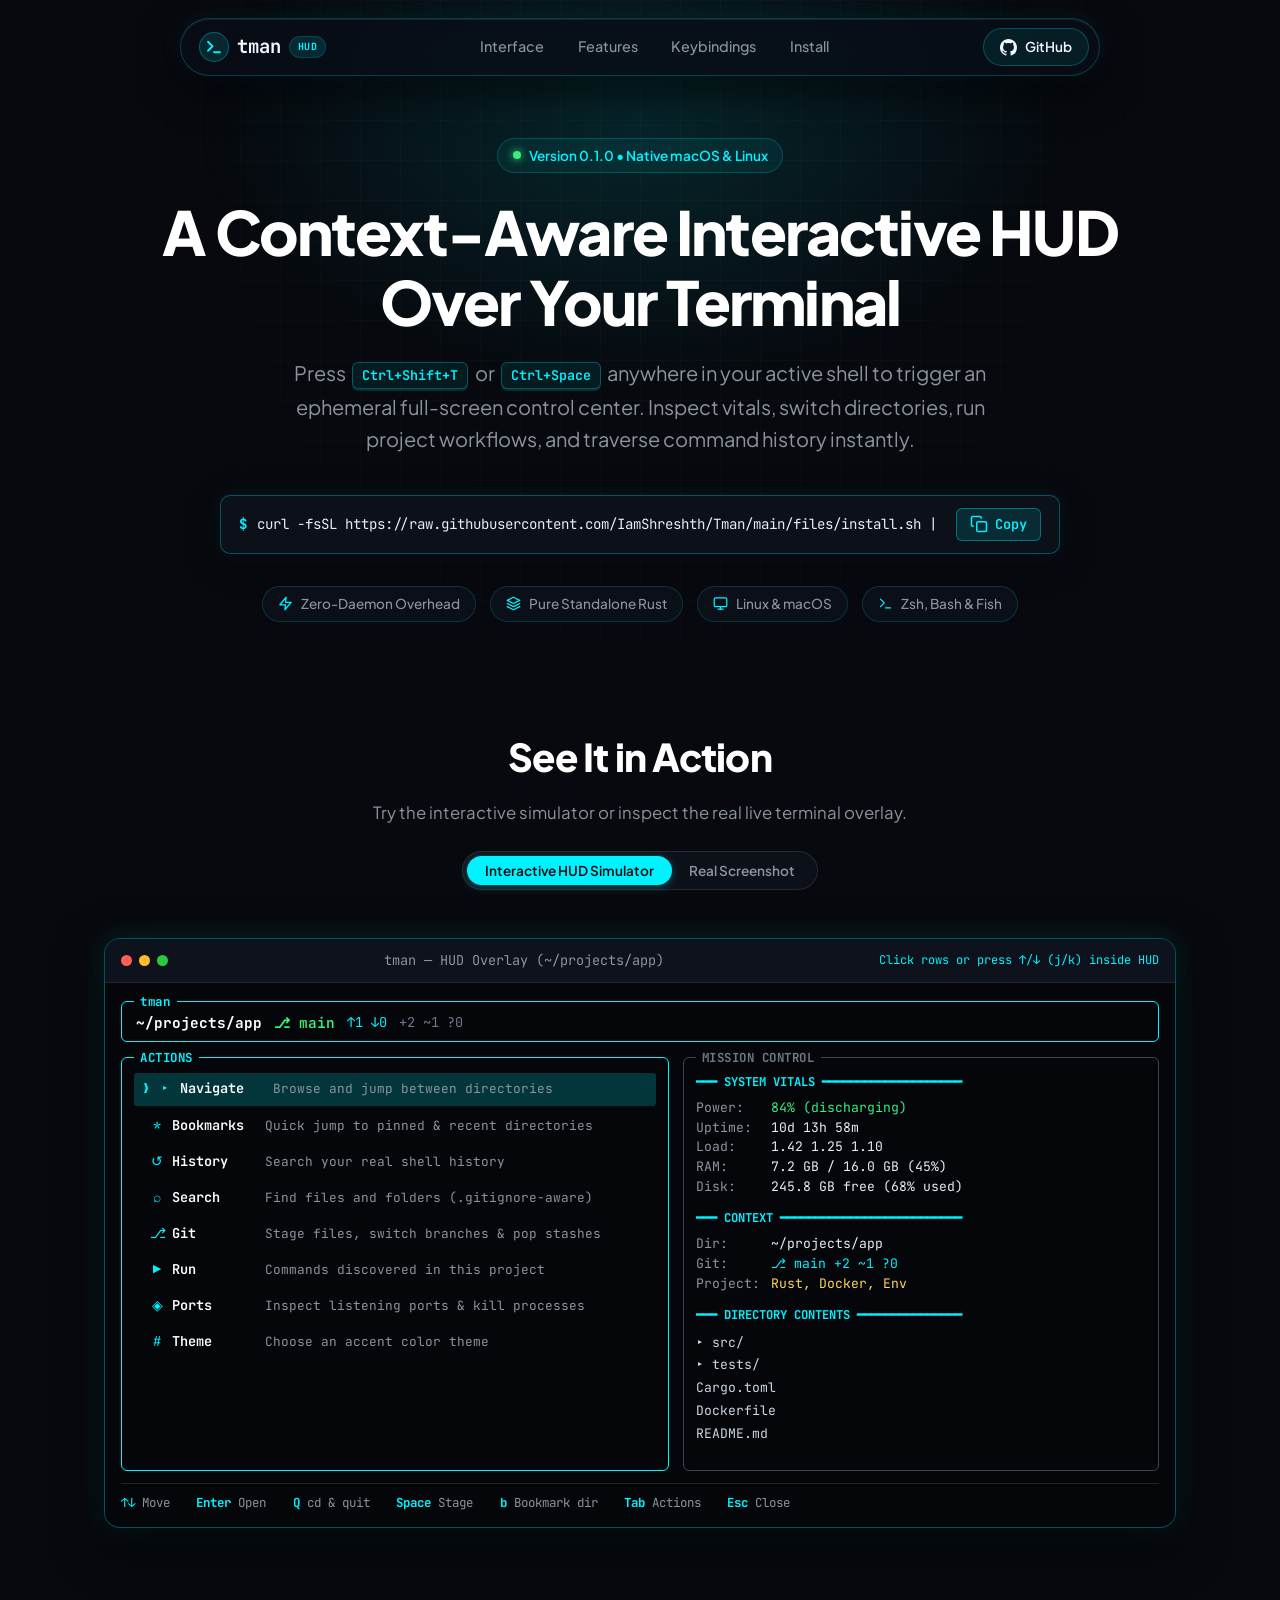
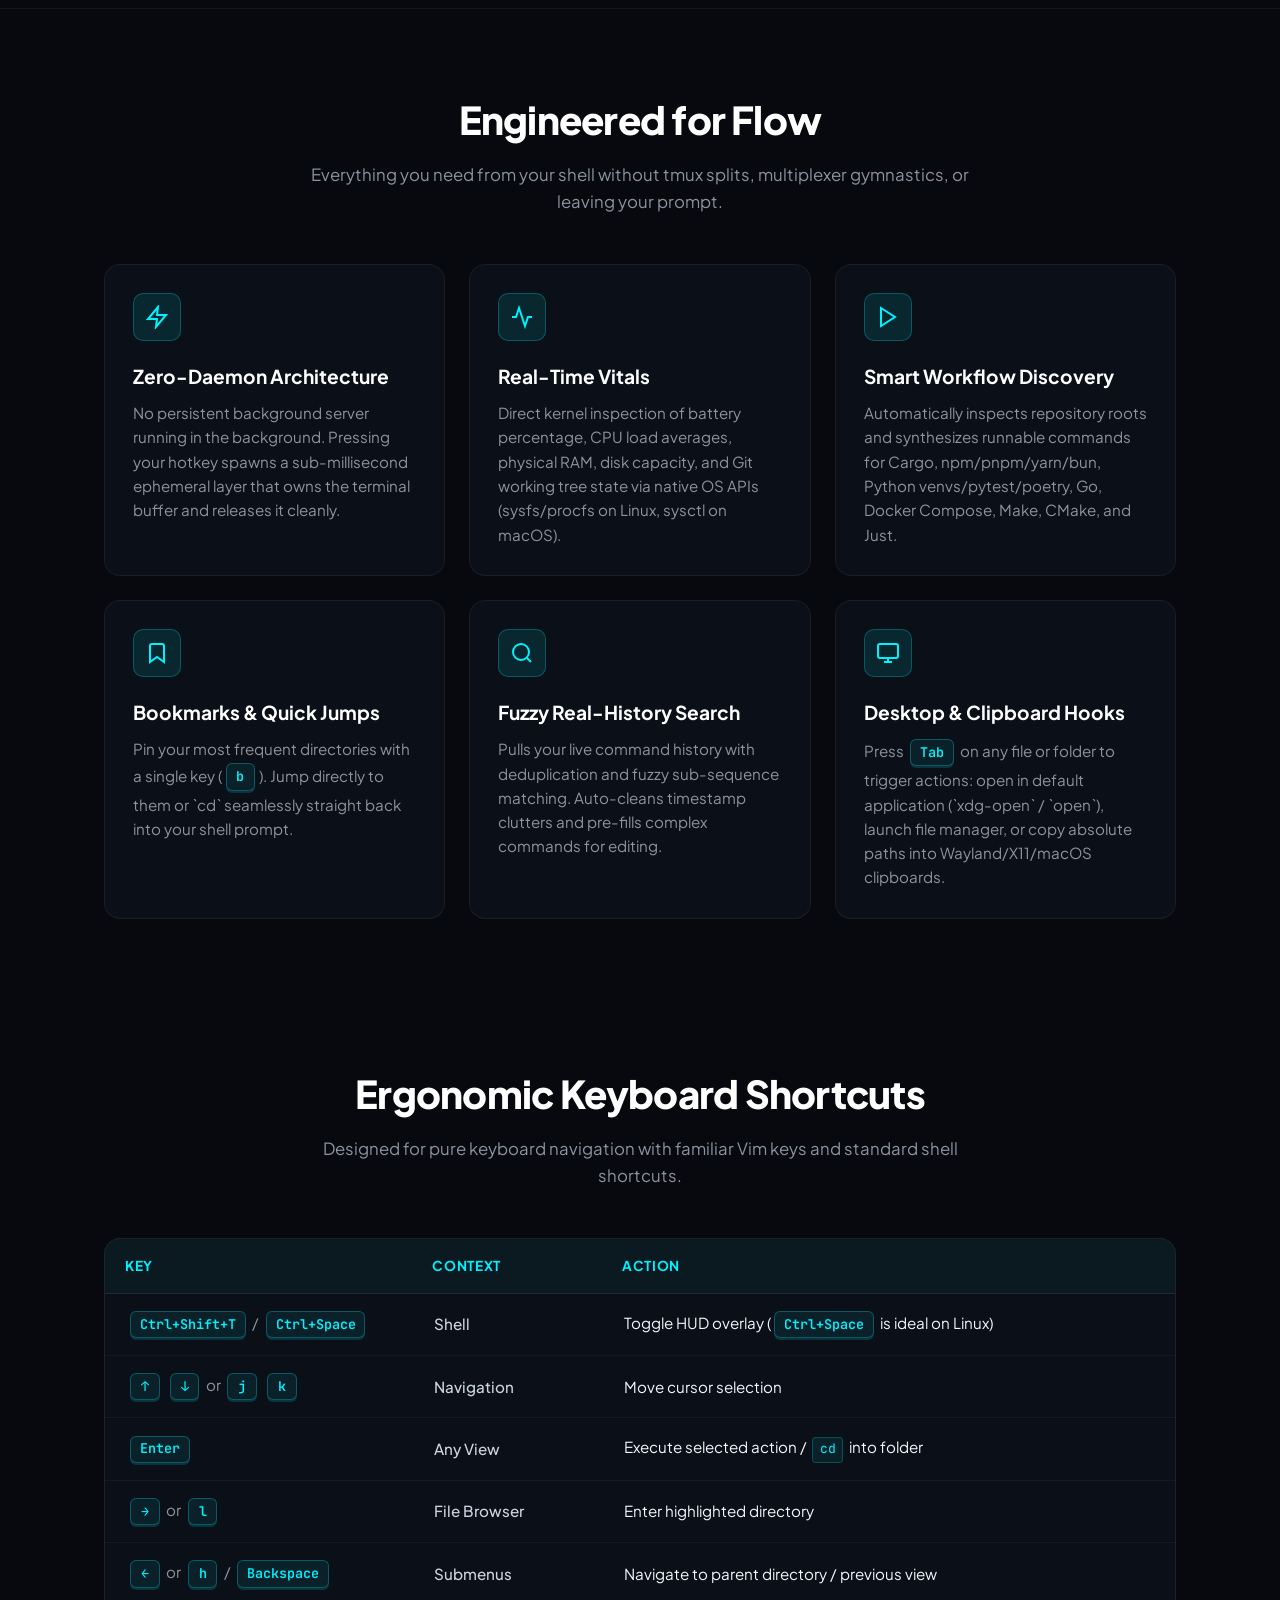
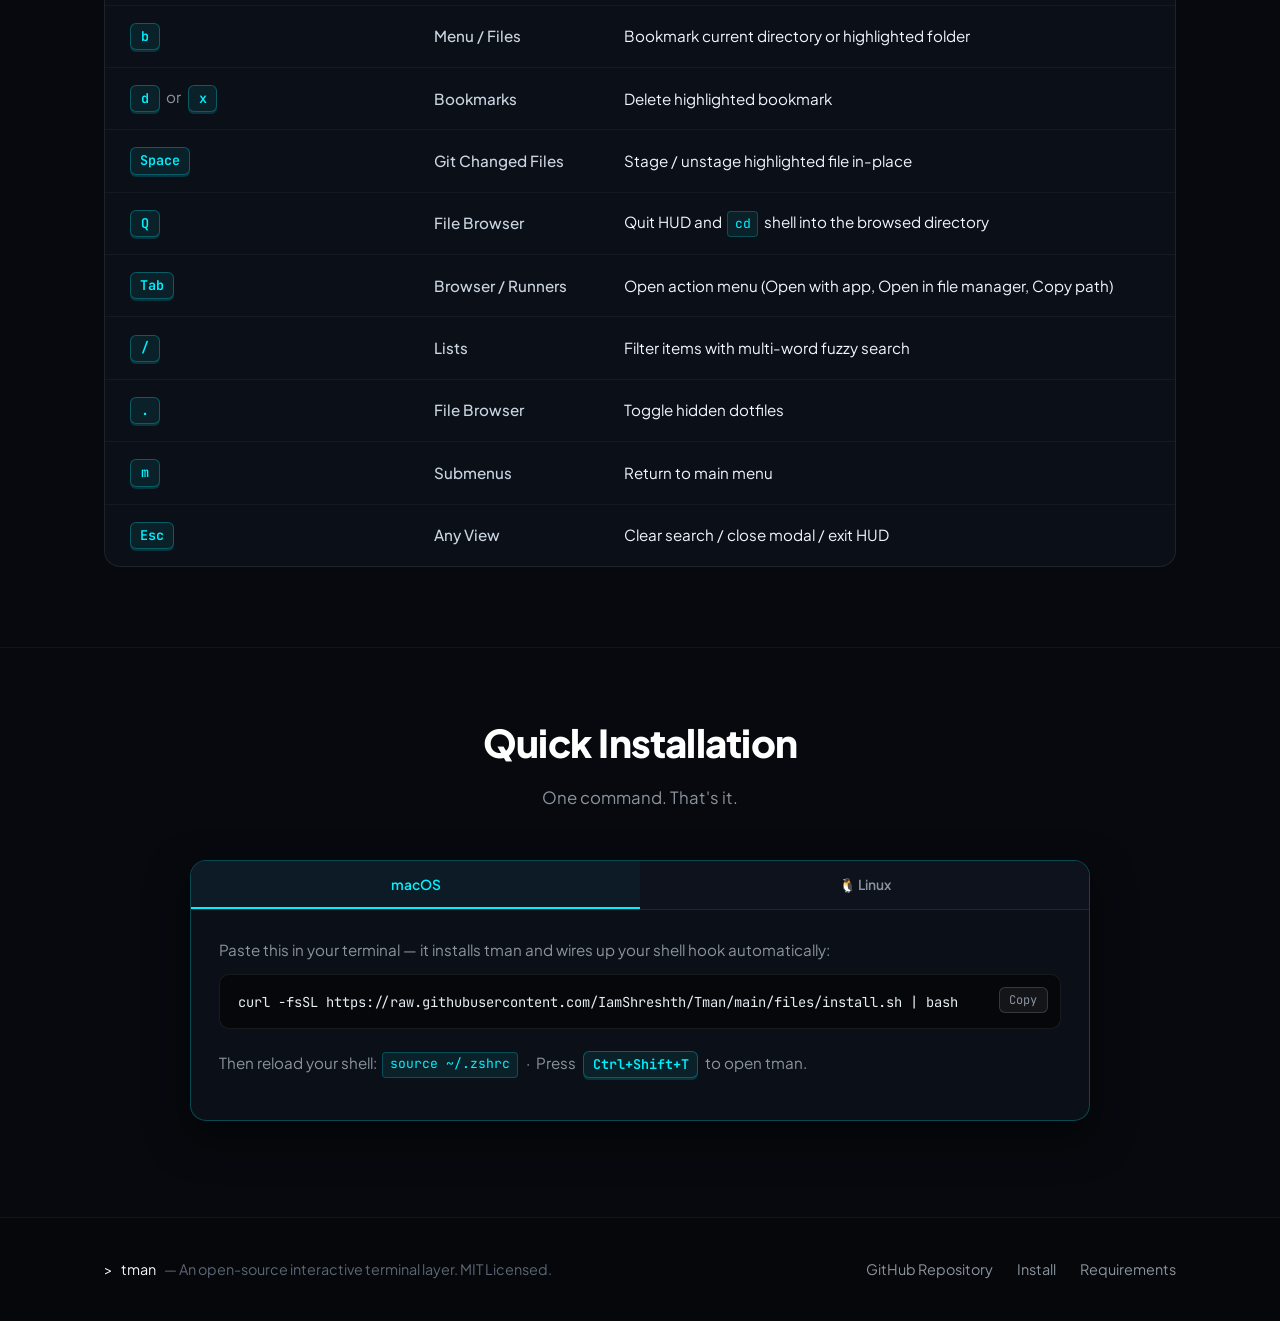
<file: docs/index.html>
<!DOCTYPE html>
<html lang="en">
<head>
  <meta charset="UTF-8">
  <meta name="viewport" content="width=device-width, initial-scale=1.0">
  <title>tman — Context-Aware Interactive HUD for Your Terminal</title>
  <meta name="description" content="tman overlays an interactive HUD directly over your shell prompt with Ctrl+Shift+T or Ctrl+Space. Zero daemons, real-time system telemetry, and workflow discovery in native Rust.">
  <meta name="theme-color" content="#080a0f">

  <!-- OpenGraph / Social Meta -->
  <meta property="og:type" content="website">
  <meta property="og:title" content="tman — Context-Aware Interactive HUD for Your Terminal">
  <meta property="og:description" content="A context-aware interactive layer over your terminal with zero external runtime dependencies. Built for macOS and Linux.">
  <meta property="og:image" content="preview.png">

  <!-- Favicon -->
  <link rel="icon" type="image/svg+xml" href="data:image/svg+xml,<svg xmlns='http://www.w3.org/2000/svg' viewBox='0 0 100 100'><rect width='100' height='100' rx='20' fill='%23080a0f'/><path d='M25 40 L45 50 L25 60' stroke='%2300f2ff' stroke-width='8' fill='none' stroke-linecap='round' stroke-linejoin='round'/><line x1='52' y1='60' x2='75' y2='60' stroke='%2300f2ff' stroke-width='8' stroke-linecap='round'/></svg>">

  <!-- Google Fonts -->
  <link rel="preconnect" href="https://fonts.googleapis.com">
  <link rel="preconnect" href="https://fonts.gstatic.com" crossorigin>
  <link href="https://fonts.googleapis.com/css2?family=JetBrains+Mono:wght@400;500;600;700&family=Plus+Jakarta+Sans:wght@400;500;600;700;800&display=swap" rel="stylesheet">

  <link rel="stylesheet" href="style.css">
</head>
<body>
  <!-- Background Glow & Grid -->
  <div class="bg-glow" aria-hidden="true"></div>
  <div class="bg-grid" aria-hidden="true"></div>

  <!-- Header / Floating Pill Navigation -->
  <header class="site-header">
    <div class="header-pill">
      <a href="#" class="brand">
        <span class="brand-icon">
          <svg viewBox="0 0 24 24" width="18" height="18" fill="none" stroke="currentColor" stroke-width="2.4" stroke-linecap="round" stroke-linejoin="round">
            <polyline points="4 17 10 11 4 5"></polyline>
            <line x1="12" y1="19" x2="20" y2="19"></line>
          </svg>
        </span>
        <span class="brand-name">tman</span>
        <span class="brand-badge">HUD</span>
      </a>

      <nav class="nav-links">
        <a href="#preview">Interface</a>
        <a href="#features">Features</a>
        <a href="#keybindings">Keybindings</a>
        <a href="#install">Install</a>
      </nav>

      <div class="header-actions">
        <a href="https://github.com/IamShreshth/Tman" target="_blank" rel="noopener noreferrer" class="btn btn-secondary btn-pill" id="github-header-btn">
          <svg class="icon" viewBox="0 0 24 24" width="17" height="17" fill="currentColor">
            <path d="M12 0C5.37 0 0 5.37 0 12c0 5.31 3.435 9.795 8.205 11.385.6.105.825-.255.825-.57 0-.285-.015-1.23-.015-2.235-3.015.555-3.795-.735-4.035-1.41-.135-.345-.72-1.41-1.23-1.695-.42-.225-1.02-.78-.015-.795.945-.015 1.62.87 1.845 1.23 1.08 1.815 2.805 1.305 3.495.99.105-.78.42-1.305.765-1.605-2.67-.3-5.46-1.335-5.46-5.925 0-1.305.465-2.385 1.23-3.225-.12-.3-.54-1.53.12-3.18 0 0 1.005-.315 3.3 1.23.96-.27 1.98-.405 3-.405s2.04.135 3 .405c2.295-1.56 3.3-1.23 3.3-1.23.66 1.65.24 2.88.12 3.18.765.84 1.23 1.905 1.23 3.225 0 4.605-2.805 5.625-5.475 5.925.435.375.81 1.095.81 2.22 0 1.605-.015 2.895-.015 3.3 0 .315.225.69.825.57A12.02 12.02 0 0024 12c0-6.63-5.37-12-12-12z"/>
          </svg>
          <span>GitHub</span>
        </a>
      </div>
    </div>
  </header>

  <!-- Hero Section -->
  <section class="hero">
    <div class="container">
      <div class="hero-badge">
        <span class="pulse-dot"></span>
        <span>Version 0.1.0 • Native macOS & Linux</span>
      </div>

      <h1 class="hero-title">
        A Context-Aware Interactive HUD <br class="hidden-mobile">Over Your Terminal
      </h1>

      <p class="hero-subtitle">
        Press <kbd>Ctrl+Shift+T</kbd> or <kbd>Ctrl+Space</kbd> anywhere in your active shell to trigger an ephemeral full-screen control center. Inspect vitals, switch directories, run project workflows, and traverse command history instantly.
      </p>

      <!-- Quick Install Box -->
      <div class="quick-install-box">
        <div class="terminal-prompt-bar">
          <span class="prompt-prefix">$</span>
          <span class="prompt-cmd" id="install-cmd">curl -fsSL https://raw.githubusercontent.com/IamShreshth/Tman/main/files/install.sh | bash</span>
        </div>
        <button class="copy-btn" id="hero-copy-btn" title="Copy to clipboard" aria-label="Copy install command">
          <svg class="copy-icon" viewBox="0 0 24 24" width="18" height="18" fill="none" stroke="currentColor" stroke-width="2">
            <rect x="9" y="9" width="13" height="13" rx="2" ry="2"></rect>
            <path d="M5 15H4a2 2 0 0 1-2-2V4a2 2 0 0 1 2-2h9a2 2 0 0 1 2 2v1"></path>
          </svg>
          <span class="copy-text">Copy</span>
        </button>
      </div>

      <div class="hero-tags">
        <span class="tag">
          <svg class="tag-svg" viewBox="0 0 24 24" width="15" height="15" fill="none" stroke="currentColor" stroke-width="2" stroke-linecap="round" stroke-linejoin="round">
            <polygon points="13 2 3 14 12 14 11 22 21 10 12 10 13 2"></polygon>
          </svg>
          <span>Zero-Daemon Overhead</span>
        </span>
        <span class="tag">
          <svg class="tag-svg" viewBox="0 0 24 24" width="15" height="15" fill="none" stroke="currentColor" stroke-width="2" stroke-linecap="round" stroke-linejoin="round">
            <path d="M12 2L2 7l10 5 10-5-10-5z"></path>
            <path d="M2 17l10 5 10-5"></path>
            <path d="M2 12l10 5 10-5"></path>
          </svg>
          <span>Pure Standalone Rust</span>
        </span>
        <span class="tag">
          <svg class="tag-svg" viewBox="0 0 24 24" width="15" height="15" fill="none" stroke="currentColor" stroke-width="2" stroke-linecap="round" stroke-linejoin="round">
            <rect x="2" y="3" width="20" height="14" rx="2" ry="2"></rect>
            <line x1="8" y1="21" x2="16" y2="21"></line>
            <line x1="12" y1="17" x2="12" y2="21"></line>
          </svg>
          <span>Linux &amp; macOS</span>
        </span>
        <span class="tag">
          <svg class="tag-svg" viewBox="0 0 24 24" width="15" height="15" fill="none" stroke="currentColor" stroke-width="2" stroke-linecap="round" stroke-linejoin="round">
            <polyline points="4 17 10 11 4 5"></polyline>
            <line x1="12" y1="19" x2="20" y2="19"></line>
          </svg>
          <span>Zsh, Bash &amp; Fish</span>
        </span>
      </div>
    </div>
  </section>

  <!-- Interactive Terminal & Screenshot Preview -->
  <section class="preview-section" id="preview">
    <div class="container">
      <div class="section-header">
        <h2 class="section-title">See It in Action</h2>
        <p class="section-desc">Try the interactive simulator or inspect the real live terminal overlay.</p>
        
        <div class="preview-toggle" role="tablist">
          <button class="toggle-tab active" id="tab-interactive" role="tab" aria-selected="true" aria-controls="interactive-view">Interactive HUD Simulator</button>
          <button class="toggle-tab" id="tab-screenshot" role="tab" aria-selected="false" aria-controls="screenshot-view">Real Screenshot</button>
        </div>
      </div>

      <!-- View 1: Interactive Simulator -->
      <div class="terminal-window" id="interactive-view" tabindex="0" aria-label="Interactive tman HUD simulator">
        <div class="terminal-topbar">
          <div class="window-controls">
            <span class="control-dot close"></span>
            <span class="control-dot minimize"></span>
            <span class="control-dot expand"></span>
          </div>
          <div class="window-title">tman — HUD Overlay (~/projects/app)</div>
          <div class="window-hint">Click rows or press ↑/↓ (j/k) inside HUD</div>
        </div>

        <div class="hud-frame">
          <!-- Top Breadcrumb -->
          <div class="hud-header">
            <span class="hud-box-title">tman</span>
            <span class="hud-breadcrumb">~/projects/app</span>
            <span class="hud-git-branch">⎇ main</span>
            <span class="hud-git-sync">↑1 ↓0</span>
            <span class="hud-git-stat">+2 ~1 ?0</span>
          </div>

          <!-- Main HUD Content: Left Actions + Right Mission Control -->
          <div class="hud-body">
            <!-- Left Panel -->
            <div class="hud-panel hud-left">
              <span class="hud-box-title">ACTIONS</span>
              <ul class="hud-list" id="sim-list">
                <li class="hud-item active" data-action="navigate">
                  <span class="item-pointer">❯</span>
                  <span class="item-icon">▸</span>
                  <span class="item-title">Navigate</span>
                  <span class="item-desc">Browse and jump between directories</span>
                </li>
                <li class="hud-item" data-action="bookmarks">
                  <span class="item-pointer"> </span>
                  <span class="item-icon">*</span>
                  <span class="item-title">Bookmarks</span>
                  <span class="item-desc">Quick jump to pinned &amp; recent directories</span>
                </li>
                <li class="hud-item" data-action="history">
                  <span class="item-pointer"> </span>
                  <span class="item-icon">↺</span>
                  <span class="item-title">History</span>
                  <span class="item-desc">Search your real shell history</span>
                </li>
                <li class="hud-item" data-action="search">
                  <span class="item-pointer"> </span>
                  <span class="item-icon">⌕</span>
                  <span class="item-title">Search</span>
                  <span class="item-desc">Find files and folders (.gitignore-aware)</span>
                </li>
                <li class="hud-item" data-action="git">
                  <span class="item-pointer"> </span>
                  <span class="item-icon">⎇</span>
                  <span class="item-title">Git</span>
                  <span class="item-desc">Stage files, switch branches &amp; pop stashes</span>
                </li>
                <li class="hud-item" data-action="run">
                  <span class="item-pointer"> </span>
                  <span class="item-icon">▶</span>
                  <span class="item-title">Run</span>
                  <span class="item-desc">Commands discovered in this project</span>
                </li>
                <li class="hud-item" data-action="ports">
                  <span class="item-pointer"> </span>
                  <span class="item-icon">◈</span>
                  <span class="item-title">Ports</span>
                  <span class="item-desc">Inspect listening ports &amp; kill processes</span>
                </li>
                <li class="hud-item" data-action="theme">
                  <span class="item-pointer"> </span>
                  <span class="item-icon">#</span>
                  <span class="item-title">Theme</span>
                  <span class="item-desc">Choose an accent color theme</span>
                </li>
              </ul>
            </div>

            <!-- Right Panel: Mission Control -->
            <div class="hud-panel hud-right">
              <span class="hud-box-title hud-box-title-dim" id="right-panel-title">MISSION CONTROL</span>

              <div class="sub-block">
                <div class="sub-block-title">━━━ SYSTEM VITALS ━━━━━━━━━━━━━━━━━━━━</div>
                <div class="vitals-row"><span class="vital-label">Power:</span> <span class="vital-val text-green" id="vital-power">84% (discharging)</span></div>
                <div class="vitals-row"><span class="vital-label">Uptime:</span> <span class="vital-val" id="vital-uptime">10d 13h 58m</span></div>
                <div class="vitals-row"><span class="vital-label">Load:</span> <span class="vital-val" id="vital-load">1.42  1.25  1.10</span></div>
                <div class="vitals-row"><span class="vital-label">RAM:</span> <span class="vital-val" id="vital-ram">7.2 GB / 16.0 GB (45%)</span></div>
                <div class="vitals-row"><span class="vital-label">Disk:</span> <span class="vital-val" id="vital-disk">245.8 GB free (68% used)</span></div>
              </div>

              <div class="sub-block">
                <div class="sub-block-title">━━━ CONTEXT ━━━━━━━━━━━━━━━━━━━━━━━━━━</div>
                <div class="vitals-row"><span class="vital-label">Dir:</span> <span class="vital-val">~/projects/app</span></div>
                <div class="vitals-row"><span class="vital-label">Git:</span> <span class="vital-val text-cyan">⎇ main  +2 ~1 ?0</span></div>
                <div class="vitals-row"><span class="vital-label">Project:</span> <span class="vital-val text-yellow">Rust, Docker, Env</span></div>
              </div>

              <div class="sub-block flex-1">
                <div class="sub-block-title" id="dyn-block-title">━━━ DIRECTORY CONTENTS ━━━━━━━━━━━━━━━</div>
                <div class="dyn-content" id="dyn-content">
                  <div class="dyn-item">▸ src/</div>
                  <div class="dyn-item">▸ tests/</div>
                  <div class="dyn-item">  Cargo.toml</div>
                  <div class="dyn-item">  Dockerfile</div>
                  <div class="dyn-item">  README.md</div>
                </div>
              </div>
            </div>
          </div>

          <!-- Bottom Footer -->
          <div class="hud-footer">
            <span><span class="footer-key">↑↓</span> <span class="footer-desc">Move</span></span>
            <span><span class="footer-key">Enter</span> <span class="footer-desc">Open</span></span>
            <span><span class="footer-key">Q</span> <span class="footer-desc">cd &amp; quit</span></span>
            <span><span class="footer-key">Space</span> <span class="footer-desc">Stage</span></span>
            <span><span class="footer-key">b</span> <span class="footer-desc">Bookmark dir</span></span>
            <span><span class="footer-key">Tab</span> <span class="footer-desc">Actions</span></span>
            <span><span class="footer-key">Esc</span> <span class="footer-desc">Close</span></span>
          </div>
        </div>
      </div>

      <!-- View 2: Real Screenshot -->
      <div class="screenshot-window hidden" id="screenshot-view">
        <img src="preview.png" alt="Real screenshot of tman interface in terminal" class="real-screenshot" loading="lazy">
      </div>
    </div>
  </section>

  <!-- Features Section -->
  <section class="features-section" id="features">
    <div class="container">
      <div class="section-header">
        <h2 class="section-title">Engineered for Flow</h2>
        <p class="section-desc">Everything you need from your shell without tmux splits, multiplexer gymnastics, or leaving your prompt.</p>
      </div>

      <div class="features-grid">
        <!-- Feature 1 -->
        <div class="feature-card">
          <div class="feature-icon-box">
            <svg viewBox="0 0 24 24" width="24" height="24" fill="none" stroke="currentColor" stroke-width="2">
              <path d="M13 2L3 14h9l-1 8 10-12h-9l1-8z"></path>
            </svg>
          </div>
          <h3 class="feature-title">Zero-Daemon Architecture</h3>
          <p class="feature-desc">No persistent background server running in the background. Pressing your hotkey spawns a sub-millisecond ephemeral layer that owns the terminal buffer and releases it cleanly.</p>
        </div>

        <!-- Feature 2 -->
        <div class="feature-card">
          <div class="feature-icon-box">
            <svg viewBox="0 0 24 24" width="24" height="24" fill="none" stroke="currentColor" stroke-width="2">
              <path d="M22 12h-4l-3 9L9 3l-3 9H2"></path>
            </svg>
          </div>
          <h3 class="feature-title">Real-Time Vitals</h3>
          <p class="feature-desc">Direct kernel inspection of battery percentage, CPU load averages, physical RAM, disk capacity, and Git working tree state via native OS APIs (sysfs/procfs on Linux, sysctl on macOS).</p>
        </div>

        <!-- Feature 3 -->
        <div class="feature-card">
          <div class="feature-icon-box">
            <svg viewBox="0 0 24 24" width="24" height="24" fill="none" stroke="currentColor" stroke-width="2">
              <polygon points="5 3 19 12 5 21 5 3"></polygon>
            </svg>
          </div>
          <h3 class="feature-title">Smart Workflow Discovery</h3>
          <p class="feature-desc">Automatically inspects repository roots and synthesizes runnable commands for Cargo, npm/pnpm/yarn/bun, Python venvs/pytest/poetry, Go, Docker Compose, Make, CMake, and Just.</p>
        </div>

        <!-- Feature 4 -->
        <div class="feature-card">
          <div class="feature-icon-box">
            <svg viewBox="0 0 24 24" width="24" height="24" fill="none" stroke="currentColor" stroke-width="2">
              <path d="M19 21l-7-5-7 5V5a2 2 0 0 1 2-2h10a2 2 0 0 1 2 2z"></path>
            </svg>
          </div>
          <h3 class="feature-title">Bookmarks &amp; Quick Jumps</h3>
          <p class="feature-desc">Pin your most frequent directories with a single key (<kbd>b</kbd>). Jump directly to them or `cd` seamlessly straight back into your shell prompt.</p>
        </div>

        <!-- Feature 5 -->
        <div class="feature-card">
          <div class="feature-icon-box">
            <svg viewBox="0 0 24 24" width="24" height="24" fill="none" stroke="currentColor" stroke-width="2">
              <circle cx="11" cy="11" r="8"></circle>
              <line x1="21" y1="21" x2="16.65" y2="16.65"></line>
            </svg>
          </div>
          <h3 class="feature-title">Fuzzy Real-History Search</h3>
          <p class="feature-desc">Pulls your live command history with deduplication and fuzzy sub-sequence matching. Auto-cleans timestamp clutters and pre-fills complex commands for editing.</p>
        </div>

        <!-- Feature 6 -->
        <div class="feature-card">
          <div class="feature-icon-box">
            <svg viewBox="0 0 24 24" width="24" height="24" fill="none" stroke="currentColor" stroke-width="2">
              <rect x="2" y="3" width="20" height="14" rx="2" ry="2"></rect>
              <line x1="8" y1="21" x2="16" y2="21"></line>
              <line x1="12" y1="17" x2="12" y2="21"></line>
            </svg>
          </div>
          <h3 class="feature-title">Desktop &amp; Clipboard Hooks</h3>
          <p class="feature-desc">Press <kbd>Tab</kbd> on any file or folder to trigger actions: open in default application (`xdg-open` / `open`), launch file manager, or copy absolute paths into Wayland/X11/macOS clipboards.</p>
        </div>
      </div>
    </div>
  </section>

  <!-- Keybindings Section -->
  <section class="keybindings-section" id="keybindings">
    <div class="container">
      <div class="section-header">
        <h2 class="section-title">Ergonomic Keyboard Shortcuts</h2>
        <p class="section-desc">Designed for pure keyboard navigation with familiar Vim keys and standard shell shortcuts.</p>
      </div>

      <div class="table-card">
        <table class="key-table">
          <thead>
            <tr>
              <th>Key</th>
              <th>Context</th>
              <th>Action</th>
            </tr>
          </thead>
          <tbody>
            <tr>
              <td><kbd>Ctrl+Shift+T</kbd> / <kbd>Ctrl+Space</kbd></td>
              <td>Shell</td>
              <td>Toggle HUD overlay (<kbd>Ctrl+Space</kbd> is ideal on Linux)</td>
            </tr>
            <tr>
              <td><kbd>↑</kbd> <kbd>↓</kbd> or <kbd>j</kbd> <kbd>k</kbd></td>
              <td>Navigation</td>
              <td>Move cursor selection</td>
            </tr>
            <tr>
              <td><kbd>Enter</kbd></td>
              <td>Any View</td>
              <td>Execute selected action / <code>cd</code> into folder</td>
            </tr>
            <tr>
              <td><kbd>→</kbd> or <kbd>l</kbd></td>
              <td>File Browser</td>
              <td>Enter highlighted directory</td>
            </tr>
            <tr>
              <td><kbd>←</kbd> or <kbd>h</kbd> / <kbd>Backspace</kbd></td>
              <td>Submenus</td>
              <td>Navigate to parent directory / previous view</td>
            </tr>
            <tr>
              <td><kbd>b</kbd></td>
              <td>Menu / Files</td>
              <td>Bookmark current directory or highlighted folder</td>
            </tr>
            <tr>
              <td><kbd>d</kbd> or <kbd>x</kbd></td>
              <td>Bookmarks</td>
              <td>Delete highlighted bookmark</td>
            </tr>
            <tr>
              <td><kbd>Space</kbd></td>
              <td>Git Changed Files</td>
              <td>Stage / unstage highlighted file in-place</td>
            </tr>
            <tr>
              <td><kbd>Q</kbd></td>
              <td>File Browser</td>
              <td>Quit HUD and <code>cd</code> shell into the browsed directory</td>
            </tr>
            <tr>
              <td><kbd>Tab</kbd></td>
              <td>Browser / Runners</td>
              <td>Open action menu (Open with app, Open in file manager, Copy path)</td>
            </tr>
            <tr>
              <td><kbd>/</kbd></td>
              <td>Lists</td>
              <td>Filter items with multi-word fuzzy search</td>
            </tr>
            <tr>
              <td><kbd>.</kbd></td>
              <td>File Browser</td>
              <td>Toggle hidden dotfiles</td>
            </tr>
            <tr>
              <td><kbd>m</kbd></td>
              <td>Submenus</td>
              <td>Return to main menu</td>
            </tr>
            <tr>
              <td><kbd>Esc</kbd></td>
              <td>Any View</td>
              <td>Clear search / close modal / exit HUD</td>
            </tr>
          </tbody>
        </table>
      </div>
    </div>
  </section>

  <!-- Installation Section -->
  <section class="install-section" id="install">
    <div class="container">
      <div class="section-header">
        <h2 class="section-title">Quick Installation</h2>
        <p class="section-desc">One command. That's it.</p>
      </div>

      <div class="install-tabs-card">
        <div class="install-tabs-nav" role="tablist">
          <button class="inst-tab active" data-tab="macos" role="tab" id="tab-btn-macos"> macOS</button>
          <button class="inst-tab" data-tab="linux" role="tab" id="tab-btn-linux">🐧 Linux</button>
        </div>

        <!-- macOS -->
        <div class="install-tab-content active" id="tab-macos">
          <p class="tab-note">Paste this in your terminal — it installs tman and wires up your shell hook automatically:</p>
          <div class="code-block">
            <pre><code>curl -fsSL https://raw.githubusercontent.com/IamShreshth/Tman/main/files/install.sh | bash</code></pre>
            <button class="code-copy-btn" data-clipboard="curl -fsSL https://raw.githubusercontent.com/IamShreshth/Tman/main/files/install.sh | bash" aria-label="Copy command">Copy</button>
          </div>
          <p class="tab-note mt-2">Then reload your shell: <code>source ~/.zshrc</code> &nbsp;·&nbsp; Press <kbd>Ctrl+Shift+T</kbd> to open tman.</p>
        </div>

        <!-- Linux -->
        <div class="install-tab-content" id="tab-linux">
          <p class="tab-note">Same single command — auto-detects your distro, arch (<code>x86_64</code> / <code>aarch64</code>), and libc (<code>glibc</code> / <code>musl</code>):</p>
          <div class="code-block">
            <pre><code>curl -fsSL https://raw.githubusercontent.com/IamShreshth/Tman/main/files/install.sh | bash</code></pre>
            <button class="code-copy-btn" data-clipboard="curl -fsSL https://raw.githubusercontent.com/IamShreshth/Tman/main/files/install.sh | bash" aria-label="Copy command">Copy</button>
          </div>
          <p class="tab-note mt-2">Then reload your shell: <code>source ~/.bashrc</code> &nbsp;·&nbsp; Use <kbd>Ctrl+Space</kbd> on Linux (many terminals intercept <kbd>Ctrl+Shift+T</kbd>).</p>
        </div>
      </div>
    </div>
  </section>
  <!-- Footer -->
  <footer class="site-footer">
    <div class="container footer-inner">
      <div class="footer-left">
        <span class="brand-terminal">&gt;</span>
        <span class="brand-name">tman</span>
        <span class="footer-copy">— An open-source interactive terminal layer. MIT Licensed.</span>
      </div>
      <div class="footer-right">
        <a href="https://github.com/IamShreshth/Tman" target="_blank" rel="noopener noreferrer">GitHub Repository</a>
        <a href="#install">Install</a>
        <a href="requirements.txt">Requirements</a>
      </div>
    </div>
  </footer>

  <script src="app.js"></script>
</body>
</html>
</file>
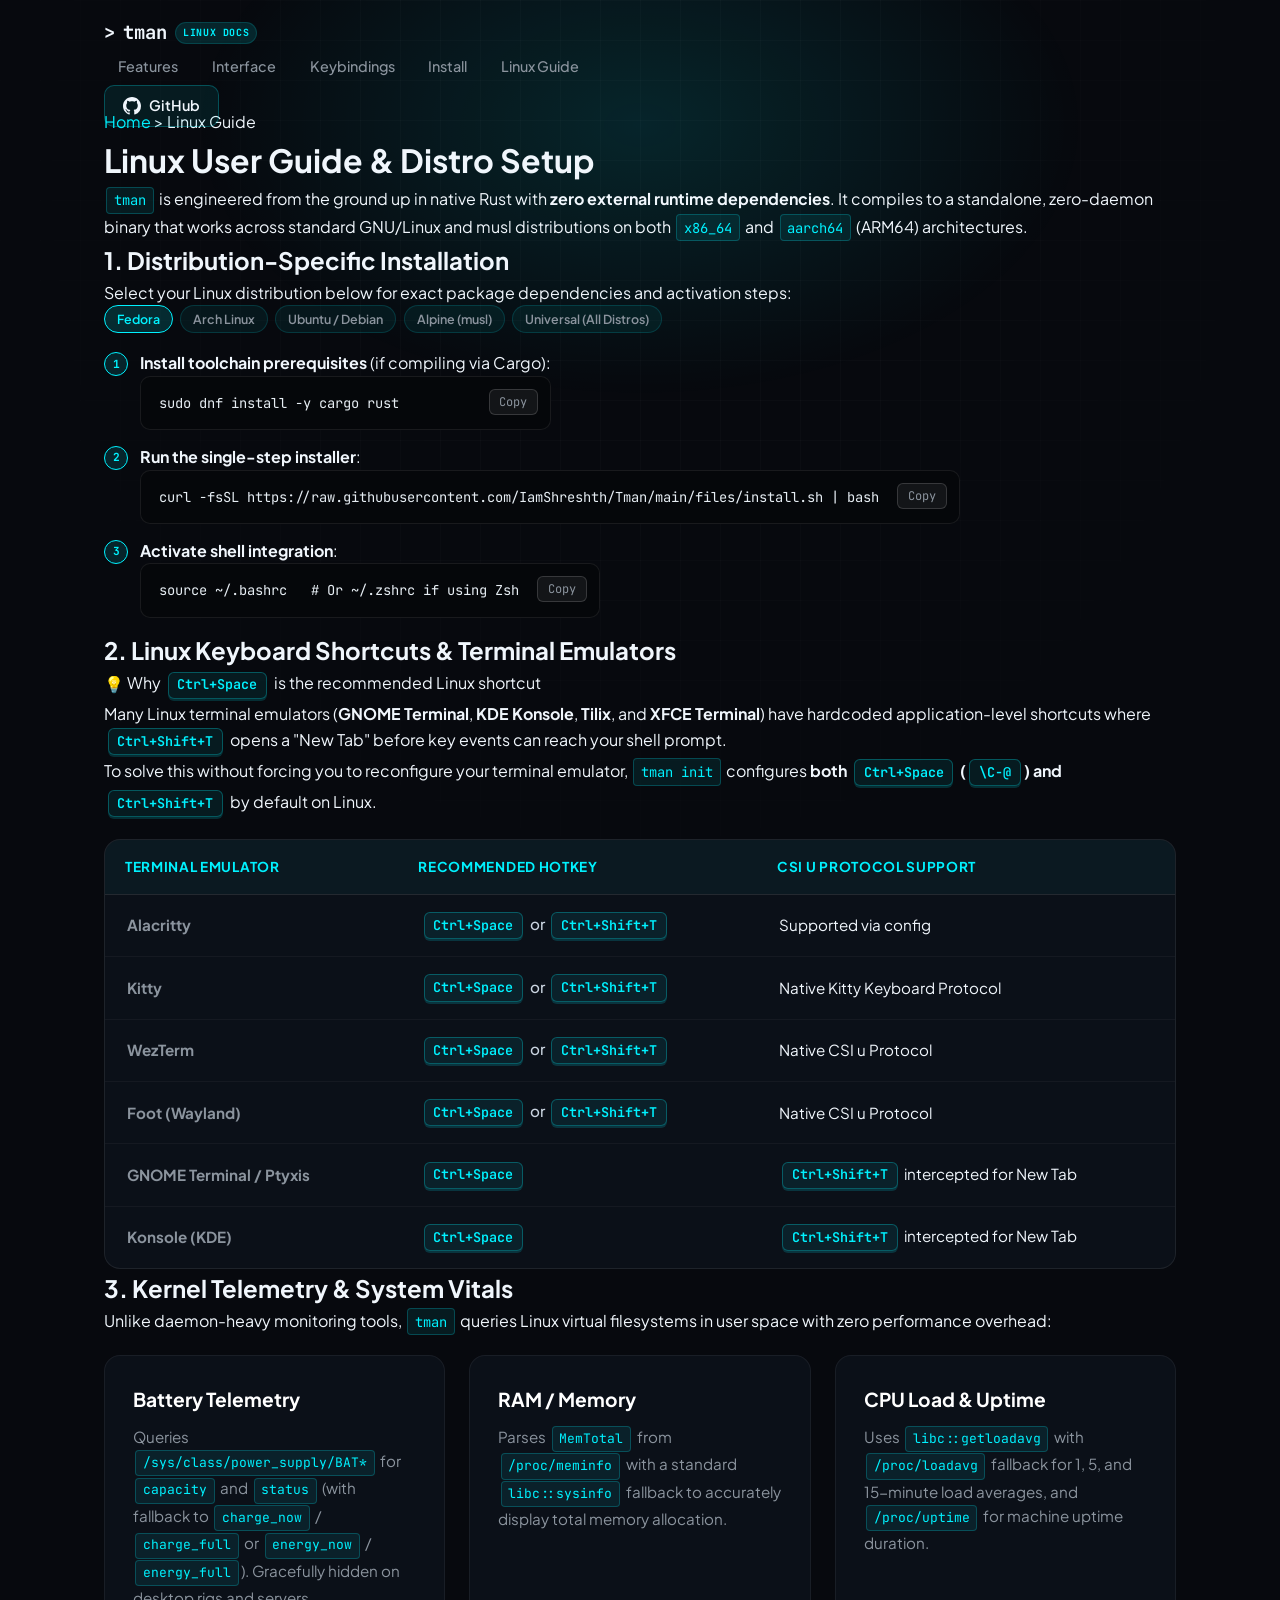
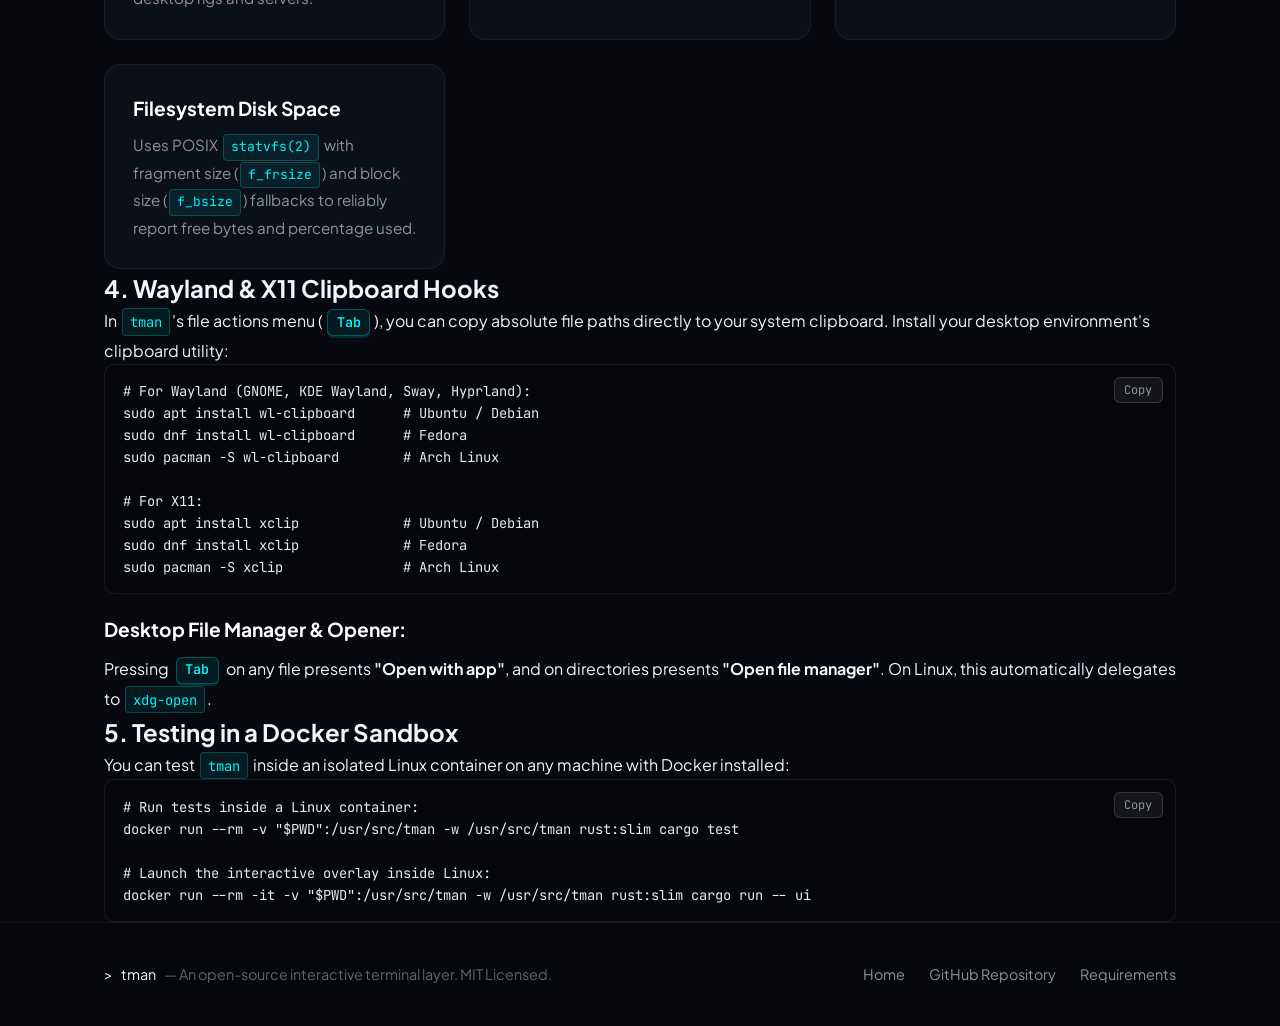
<file: docs/linux.html>
<!DOCTYPE html>
<html lang="en">
<head>
  <meta charset="UTF-8">
  <meta name="viewport" content="width=device-width, initial-scale=1.0">
  <title>Linux Guide &amp; Distro Setup — tman</title>
  <meta name="description" content="Comprehensive Linux guide for tman: installation instructions for Fedora, Arch Linux, Ubuntu, Debian, Alpine, terminal keybinding setup, clipboard configuration, and kernel telemetry.">
  <meta name="theme-color" content="#080a0f">

  <!-- OpenGraph / Social Meta -->
  <meta property="og:type" content="article">
  <meta property="og:title" content="Linux Guide &amp; Distro Setup — tman">
  <meta property="og:description" content="Step-by-step Linux installation for Fedora, Arch, Ubuntu, Debian, Alpine, and terminal emulator configurations.">
  <meta property="og:image" content="preview.png">

  <!-- Favicon -->
  <link rel="icon" type="image/svg+xml" href="data:image/svg+xml,<svg xmlns='http://www.w3.org/2000/svg' viewBox='0 0 100 100'><rect width='100' height='100' rx='20' fill='%23080a0f'/><path d='M25 40 L45 50 L25 60' stroke='%2300f2ff' stroke-width='8' fill='none' stroke-linecap='round' stroke-linejoin='round'/><line x1='52' y1='60' x2='75' y2='60' stroke='%2300f2ff' stroke-width='8' stroke-linecap='round'/></svg>">

  <!-- Google Fonts -->
  <link rel="preconnect" href="https://fonts.googleapis.com">
  <link rel="preconnect" href="https://fonts.gstatic.com" crossorigin>
  <link href="https://fonts.googleapis.com/css2?family=JetBrains+Mono:wght@400;500;600;700&family=Plus+Jakarta+Sans:wght@400;500;600;700;800&display=swap" rel="stylesheet">

  <link rel="stylesheet" href="style.css">
</head>
<body>
  <!-- Background Glow & Grid -->
  <div class="bg-glow" aria-hidden="true"></div>
  <div class="bg-grid" aria-hidden="true"></div>

  <!-- Header -->
  <header class="site-header">
    <div class="container header-inner">
      <a href="index.html" class="brand">
        <span class="brand-terminal">&gt;</span>
        <span class="brand-name">tman</span>
        <span class="brand-badge">LINUX DOCS</span>
      </a>

      <nav class="nav-links">
        <a href="index.html#features">Features</a>
        <a href="index.html#preview">Interface</a>
        <a href="index.html#keybindings">Keybindings</a>
        <a href="index.html#install">Install</a>
        <a href="linux.html" class="active-nav">Linux Guide</a>
      </nav>

      <div class="header-actions">
        <a href="https://github.com/IamShreshth/Tman" target="_blank" rel="noopener noreferrer" class="btn btn-secondary btn-sm">
          <svg class="icon" viewBox="0 0 24 24" width="18" height="18" fill="currentColor">
            <path d="M12 0C5.37 0 0 5.37 0 12c0 5.31 3.435 9.795 8.205 11.385.6.105.825-.255.825-.57 0-.285-.015-1.23-.015-2.235-3.015.555-3.795-.735-4.035-1.41-.135-.345-.72-1.41-1.23-1.695-.42-.225-1.02-.78-.015-.795.945-.015 1.62.87 1.845 1.23 1.08 1.815 2.805 1.305 3.495.99.105-.78.42-1.305.765-1.605-2.67-.3-5.46-1.335-5.46-5.925 0-1.305.465-2.385 1.23-3.225-.12-.3-.54-1.53.12-3.18 0 0 1.005-.315 3.3 1.23.96-.27 1.98-.405 3-.405s2.04.135 3 .405c2.295-1.56 3.3-1.23 3.3-1.23.66 1.65.24 2.88.12 3.18.765.84 1.23 1.905 1.23 3.225 0 4.605-2.805 5.625-5.475 5.925.435.375.81 1.095.81 2.22 0 1.605-.015 2.895-.015 3.3 0 .315.225.69.825.57A12.02 12.02 0 0024 12c0-6.63-5.37-12-12-12z"/>
          </svg>
          <span>GitHub</span>
        </a>
      </div>
    </div>
  </header>

  <!-- Main Documentation Content -->
  <main class="doc-page">
    <div class="container doc-container">
      <!-- Breadcrumbs & Title -->
      <div class="doc-breadcrumb">
        <a href="index.html">Home</a> &gt; <span>Linux Guide</span>
      </div>

      <div class="doc-header">
        <h1 class="doc-title">Linux User Guide &amp; Distro Setup</h1>
        <p class="doc-lead">
          <code>tman</code> is engineered from the ground up in native Rust with <strong>zero external runtime dependencies</strong>. It compiles to a standalone, zero-daemon binary that works across standard GNU/Linux and musl distributions on both <code>x86_64</code> and <code>aarch64</code> (ARM64) architectures.
        </p>
      </div>

      <!-- Section 1: Distro Installation -->
      <section class="doc-section" id="distros">
        <h2 class="doc-heading">1. Distribution-Specific Installation</h2>
        <p class="doc-text">Select your Linux distribution below for exact package dependencies and activation steps:</p>

        <div class="distro-card">
          <div class="distro-pills" role="tablist">
            <button class="distro-pill active" data-distro="fedora" role="tab">Fedora</button>
            <button class="distro-pill" data-distro="arch" role="tab">Arch Linux</button>
            <button class="distro-pill" data-distro="ubuntu" role="tab">Ubuntu / Debian</button>
            <button class="distro-pill" data-distro="alpine" role="tab">Alpine (musl)</button>
            <button class="distro-pill" data-distro="universal" role="tab">Universal (All Distros)</button>
          </div>

          <!-- Fedora -->
          <div class="distro-content active" id="distro-fedora">
            <div class="distro-step">
              <span class="step-num">1</span>
              <div>
                <strong>Install toolchain prerequisites</strong> (if compiling via Cargo):
                <div class="code-block mt-1">
                  <pre><code>sudo dnf install -y cargo rust</code></pre>
                  <button class="code-copy-btn" data-clipboard="sudo dnf install -y cargo rust">Copy</button>
                </div>
              </div>
            </div>

            <div class="distro-step">
              <span class="step-num">2</span>
              <div>
                <strong>Run the single-step installer</strong>:
                <div class="code-block mt-1">
                  <pre><code>curl -fsSL https://raw.githubusercontent.com/IamShreshth/Tman/main/files/install.sh | bash</code></pre>
                  <button class="code-copy-btn" data-clipboard="curl -fsSL https://raw.githubusercontent.com/IamShreshth/Tman/main/files/install.sh | bash">Copy</button>
                </div>
              </div>
            </div>

            <div class="distro-step">
              <span class="step-num">3</span>
              <div>
                <strong>Activate shell integration</strong>:
                <div class="code-block mt-1">
                  <pre><code>source ~/.bashrc   # Or ~/.zshrc if using Zsh</code></pre>
                  <button class="code-copy-btn" data-clipboard="source ~/.bashrc">Copy</button>
                </div>
              </div>
            </div>
          </div>

          <!-- Arch Linux -->
          <div class="distro-content" id="distro-arch">
            <div class="distro-step">
              <span class="step-num">1</span>
              <div>
                <strong>Install Rust toolchain</strong>:
                <div class="code-block mt-1">
                  <pre><code>sudo pacman -S --noconfirm rust</code></pre>
                  <button class="code-copy-btn" data-clipboard="sudo pacman -S --noconfirm rust">Copy</button>
                </div>
              </div>
            </div>

            <div class="distro-step">
              <span class="step-num">2</span>
              <div>
                <strong>Run the installer</strong>:
                <div class="code-block mt-1">
                  <pre><code>curl -fsSL https://raw.githubusercontent.com/IamShreshth/Tman/main/files/install.sh | bash</code></pre>
                  <button class="code-copy-btn" data-clipboard="curl -fsSL https://raw.githubusercontent.com/IamShreshth/Tman/main/files/install.sh | bash">Copy</button>
                </div>
              </div>
            </div>

            <div class="distro-step">
              <span class="step-num">3</span>
              <div>
                <strong>Activate in your shell</strong>:
                <div class="code-block mt-1">
                  <pre><code>source ~/.bashrc   # Or source ~/.zshrc</code></pre>
                  <button class="code-copy-btn" data-clipboard="source ~/.bashrc">Copy</button>
                </div>
                <p class="tab-note mt-1"><em>Note for AUR users:</em> If an AUR package becomes available, you can also install via <code>yay -S tman</code> or <code>paru -S tman</code>.</p>
              </div>
            </div>
          </div>

          <!-- Ubuntu / Debian -->
          <div class="distro-content" id="distro-ubuntu">
            <div class="distro-step">
              <span class="step-num">1</span>
              <div>
                <strong>Install toolchain packages</strong>:
                <div class="code-block mt-1">
                  <pre><code>sudo apt update && sudo apt install -y cargo rustc</code></pre>
                  <button class="code-copy-btn" data-clipboard="sudo apt update &amp;&amp; sudo apt install -y cargo rustc">Copy</button>
                </div>
              </div>
            </div>

            <div class="distro-step">
              <span class="step-num">2</span>
              <div>
                <strong>Run the installer</strong>:
                <div class="code-block mt-1">
                  <pre><code>curl -fsSL https://raw.githubusercontent.com/IamShreshth/Tman/main/files/install.sh | bash</code></pre>
                  <button class="code-copy-btn" data-clipboard="curl -fsSL https://raw.githubusercontent.com/IamShreshth/Tman/main/files/install.sh | bash">Copy</button>
                </div>
              </div>
            </div>

            <div class="distro-step">
              <span class="step-num">3</span>
              <div>
                <strong>Activate shell integration</strong>:
                <div class="code-block mt-1">
                  <pre><code>source ~/.bashrc   # Or source ~/.zshrc</code></pre>
                  <button class="code-copy-btn" data-clipboard="source ~/.bashrc">Copy</button>
                </div>
              </div>
            </div>
          </div>

          <!-- Alpine Linux -->
          <div class="distro-content" id="distro-alpine">
            <div class="distro-step">
              <span class="step-num">1</span>
              <div>
                <strong>Install build dependencies (musl libc)</strong>:
                <div class="code-block mt-1">
                  <pre><code>sudo apk add cargo rust bash curl</code></pre>
                  <button class="code-copy-btn" data-clipboard="sudo apk add cargo rust bash curl">Copy</button>
                </div>
              </div>
            </div>

            <div class="distro-step">
              <span class="step-num">2</span>
              <div>
                <strong>Run the installer</strong> (auto-detects musl libc target):
                <div class="code-block mt-1">
                  <pre><code>curl -fsSL https://raw.githubusercontent.com/IamShreshth/Tman/main/files/install.sh | bash</code></pre>
                  <button class="code-copy-btn" data-clipboard="curl -fsSL https://raw.githubusercontent.com/IamShreshth/Tman/main/files/install.sh | bash">Copy</button>
                </div>
              </div>
            </div>
          </div>

          <!-- Universal -->
          <div class="distro-content" id="distro-universal">
            <div class="distro-step">
              <span class="step-num">★</span>
              <div>
                <strong>Universal one-liner for any Linux distribution</strong>:
                <div class="code-block mt-1">
                  <pre><code>curl -fsSL https://raw.githubusercontent.com/IamShreshth/Tman/main/files/install.sh | bash</code></pre>
                  <button class="code-copy-btn" data-clipboard="curl -fsSL https://raw.githubusercontent.com/IamShreshth/Tman/main/files/install.sh | bash">Copy</button>
                </div>
                <p class="tab-note mt-1">The installer detects your architecture (<code>x86_64</code> or <code>aarch64</code>), detects your libc (<code>glibc</code> vs <code>musl</code>), and binds to either <code>~/.bashrc</code> or <code>~/.zshrc</code>.</p>
              </div>
            </div>
          </div>
        </div>
      </section>

      <!-- Section 2: Linux Keybinding Notes -->
      <section class="doc-section" id="keybindings">
        <h2 class="doc-heading">2. Linux Keyboard Shortcuts &amp; Terminal Emulators</h2>
        
        <div class="alert-box alert-info">
          <div class="alert-title">
            <span class="alert-icon">💡</span>
            <span>Why <kbd>Ctrl+Space</kbd> is the recommended Linux shortcut</span>
          </div>
          <p class="alert-desc">
            Many Linux terminal emulators (<strong>GNOME Terminal</strong>, <strong>KDE Konsole</strong>, <strong>Tilix</strong>, and <strong>XFCE Terminal</strong>) have hardcoded application-level shortcuts where <kbd>Ctrl+Shift+T</kbd> opens a "New Tab" before key events can reach your shell prompt.
          </p>
          <p class="alert-desc mt-1">
            To solve this without forcing you to reconfigure your terminal emulator, <code>tman init</code> configures <strong>both <kbd>Ctrl+Space</kbd> (<kbd>\C-@</kbd>) and <kbd>Ctrl+Shift+T</kbd></strong> by default on Linux.
          </p>
        </div>

        <div class="table-card mt-2">
          <table class="key-table">
            <thead>
              <tr>
                <th>Terminal Emulator</th>
                <th>Recommended Hotkey</th>
                <th>CSI u Protocol Support</th>
              </tr>
            </thead>
            <tbody>
              <tr>
                <td><strong>Alacritty</strong></td>
                <td><kbd>Ctrl+Space</kbd> or <kbd>Ctrl+Shift+T</kbd></td>
                <td>Supported via config</td>
              </tr>
              <tr>
                <td><strong>Kitty</strong></td>
                <td><kbd>Ctrl+Space</kbd> or <kbd>Ctrl+Shift+T</kbd></td>
                <td>Native Kitty Keyboard Protocol</td>
              </tr>
              <tr>
                <td><strong>WezTerm</strong></td>
                <td><kbd>Ctrl+Space</kbd> or <kbd>Ctrl+Shift+T</kbd></td>
                <td>Native CSI u Protocol</td>
              </tr>
              <tr>
                <td><strong>Foot (Wayland)</strong></td>
                <td><kbd>Ctrl+Space</kbd> or <kbd>Ctrl+Shift+T</kbd></td>
                <td>Native CSI u Protocol</td>
              </tr>
              <tr>
                <td><strong>GNOME Terminal / Ptyxis</strong></td>
                <td><kbd>Ctrl+Space</kbd></td>
                <td><kbd>Ctrl+Shift+T</kbd> intercepted for New Tab</td>
              </tr>
              <tr>
                <td><strong>Konsole (KDE)</strong></td>
                <td><kbd>Ctrl+Space</kbd></td>
                <td><kbd>Ctrl+Shift+T</kbd> intercepted for New Tab</td>
              </tr>
            </tbody>
          </table>
        </div>
      </section>

      <!-- Section 3: System Telemetry Mappings -->
      <section class="doc-section" id="telemetry">
        <h2 class="doc-heading">3. Kernel Telemetry &amp; System Vitals</h2>
        <p class="doc-text">
          Unlike daemon-heavy monitoring tools, <code>tman</code> queries Linux virtual filesystems in user space with zero performance overhead:
        </p>

        <div class="features-grid mt-2">
          <div class="feature-card">
            <h3 class="feature-title">Battery Telemetry</h3>
            <p class="feature-desc">Queries <code>/sys/class/power_supply/BAT*</code> for <code>capacity</code> and <code>status</code> (with fallback to <code>charge_now</code> / <code>charge_full</code> or <code>energy_now</code> / <code>energy_full</code>). Gracefully hidden on desktop rigs and servers.</p>
          </div>

          <div class="feature-card">
            <h3 class="feature-title">RAM / Memory</h3>
            <p class="feature-desc">Parses <code>MemTotal</code> from <code>/proc/meminfo</code> with a standard <code>libc::sysinfo</code> fallback to accurately display total memory allocation.</p>
          </div>

          <div class="feature-card">
            <h3 class="feature-title">CPU Load &amp; Uptime</h3>
            <p class="feature-desc">Uses <code>libc::getloadavg</code> with <code>/proc/loadavg</code> fallback for 1, 5, and 15-minute load averages, and <code>/proc/uptime</code> for machine uptime duration.</p>
          </div>

          <div class="feature-card">
            <h3 class="feature-title">Filesystem Disk Space</h3>
            <p class="feature-desc">Uses POSIX <code>statvfs(2)</code> with fragment size (<code>f_frsize</code>) and block size (<code>f_bsize</code>) fallbacks to reliably report free bytes and percentage used.</p>
          </div>
        </div>
      </section>

      <!-- Section 4: Clipboard & Desktop Integration -->
      <section class="doc-section" id="clipboard">
        <h2 class="doc-heading">4. Wayland &amp; X11 Clipboard Hooks</h2>
        <p class="doc-text">
          In <code>tman</code>'s file actions menu (<kbd>Tab</kbd>), you can copy absolute file paths directly to your system clipboard. Install your desktop environment's clipboard utility:
        </p>

        <div class="code-block mt-1">
          <pre><code># For Wayland (GNOME, KDE Wayland, Sway, Hyprland):
sudo apt install wl-clipboard      # Ubuntu / Debian
sudo dnf install wl-clipboard      # Fedora
sudo pacman -S wl-clipboard        # Arch Linux

# For X11:
sudo apt install xclip             # Ubuntu / Debian
sudo dnf install xclip             # Fedora
sudo pacman -S xclip               # Arch Linux</code></pre>
          <button class="code-copy-btn" data-clipboard="sudo apt install wl-clipboard # OR xclip">Copy</button>
        </div>

        <div class="mt-2">
          <h3 class="feature-title">Desktop File Manager &amp; Opener:</h3>
          <p class="doc-text">
            Pressing <kbd>Tab</kbd> on any file presents <strong>"Open with app"</strong>, and on directories presents <strong>"Open file manager"</strong>. On Linux, this automatically delegates to <code>xdg-open</code>.
          </p>
        </div>
      </section>

      <!-- Section 5: Docker Container Sandbox -->
      <section class="doc-section" id="docker">
        <h2 class="doc-heading">5. Testing in a Docker Sandbox</h2>
        <p class="doc-text">You can test <code>tman</code> inside an isolated Linux container on any machine with Docker installed:</p>

        <div class="code-block mt-1">
          <pre><code># Run tests inside a Linux container:
docker run --rm -v "$PWD":/usr/src/tman -w /usr/src/tman rust:slim cargo test

# Launch the interactive overlay inside Linux:
docker run --rm -it -v "$PWD":/usr/src/tman -w /usr/src/tman rust:slim cargo run -- ui</code></pre>
          <button class="code-copy-btn" data-clipboard="docker run --rm -it -v &quot;$PWD&quot;:/usr/src/tman -w /usr/src/tman rust:slim cargo run -- ui">Copy</button>
        </div>
      </section>
    </div>
  </main>

  <!-- Footer -->
  <footer class="site-footer">
    <div class="container footer-inner">
      <div class="footer-left">
        <span class="brand-terminal">&gt;</span>
        <span class="brand-name">tman</span>
        <span class="footer-copy">— An open-source interactive terminal layer. MIT Licensed.</span>
      </div>
      <div class="footer-right">
        <a href="index.html">Home</a>
        <a href="https://github.com/IamShreshth/Tman" target="_blank" rel="noopener noreferrer">GitHub Repository</a>
        <a href="requirements.txt">Requirements</a>
      </div>
    </div>
  </footer>

  <script src="app.js"></script>
</body>
</html>
</file>
<file: docs/style.css>
/* ==============================================================================
   tman — GitHub Pages Stylesheet (Vanilla CSS)
   ============================================================================== */

:root {
  --bg-primary: #07090e;
  --bg-secondary: #0d121c;
  --bg-card: rgba(14, 19, 29, 0.75);
  --bg-card-hover: rgba(19, 26, 40, 0.85);
  --border-color: rgba(0, 242, 255, 0.15);
  --border-glow: rgba(0, 242, 255, 0.4);
  
  --cyan-primary: #00f2ff;
  --cyan-dim: #00a8b3;
  --cyan-glow: rgba(0, 242, 255, 0.25);
  
  --green: #38ef7d;
  --yellow: #ffd166;
  --red: #ff5c77;
  
  --text-main: #f0f6fc;
  --text-muted: #8b949e;
  --text-dim: #5c6675;
  
  --font-mono: 'JetBrains Mono', monospace;
  --font-sans: 'Plus Jakarta Sans', -apple-system, BlinkMacSystemFont, 'Segoe UI', Roboto, sans-serif;
  
  --radius-sm: 6px;
  --radius-md: 10px;
  --radius-lg: 16px;
  --radius-full: 9999px;
  
  --transition: all 0.2s cubic-bezier(0.16, 1, 0.3, 1);
}

/* Reset & Base */
*, *::before, *::after {
  box-sizing: border-box;
  margin: 0;
  padding: 0;
}

html {
  scroll-behavior: smooth;
  font-size: 16px;
  color-scheme: dark;
}

body {
  font-family: var(--font-sans);
  background-color: var(--bg-primary);
  color: var(--text-main);
  line-height: 1.6;
  min-height: 100vh;
  position: relative;
  overflow-x: hidden;
  -webkit-font-smoothing: antialiased;
}

/* Background Atmosphere */
.bg-glow {
  position: fixed;
  top: -150px;
  left: 50%;
  transform: translateX(-50%);
  width: 900px;
  height: 550px;
  background: radial-gradient(ellipse at center, rgba(0, 242, 255, 0.12) 0%, rgba(13, 18, 28, 0) 70%);
  z-index: -2;
  pointer-events: none;
}

.bg-grid {
  position: fixed;
  inset: 0;
  background-image: 
    linear-gradient(to right, rgba(255, 255, 255, 0.02) 1px, transparent 1px),
    linear-gradient(to bottom, rgba(255, 255, 255, 0.02) 1px, transparent 1px);
  background-size: 40px 40px;
  z-index: -1;
  pointer-events: none;
  mask-image: radial-gradient(ellipse at 50% 20%, black 30%, transparent 80%);
  -webkit-mask-image: radial-gradient(ellipse at 50% 20%, black 30%, transparent 80%);
}

.container {
  width: 100%;
  max-width: 1120px;
  margin: 0 auto;
  padding: 0 1.5rem;
}

/* Typography Helpers */
a {
  color: var(--cyan-primary);
  text-decoration: none;
  transition: var(--transition);
}
a:hover {
  color: #fff;
}

code, kbd, pre {
  font-family: var(--font-mono);
}

:not(pre) > code {
  display: inline-block;
  padding: 0.1rem 0.42rem;
  margin: 0 0.15rem;
  font-size: 0.86em;
  color: var(--cyan-primary);
  background: rgba(0, 242, 255, 0.08);
  border: 1px solid rgba(0, 242, 255, 0.22);
  border-radius: 4px;
}

kbd {
  display: inline-flex;
  align-items: center;
  justify-content: center;
  min-width: 1.85rem;
  height: 1.7rem;
  padding: 0 0.55rem;
  margin: 0.12rem 0.22rem;
  font-size: 0.84rem;
  line-height: 1;
  font-family: var(--font-mono);
  font-weight: 600;
  color: var(--cyan-primary);
  background: rgba(0, 242, 255, 0.08);
  border: 1px solid rgba(0, 242, 255, 0.28);
  border-radius: var(--radius-sm);
  box-shadow: 0 2px 0 rgba(0, 242, 255, 0.16);
  vertical-align: middle;
}

/* Floating Rounded Pill Navbar */
.site-header {
  position: sticky;
  top: 1.15rem;
  z-index: 100;
  padding: 0 1.25rem;
  pointer-events: none;
}

.header-pill {
  pointer-events: auto;
  max-width: 920px;
  margin: 0 auto;
  height: 58px;
  padding: 0 0.65rem 0 1.15rem;
  display: flex;
  align-items: center;
  justify-content: space-between;
  background: rgba(10, 14, 22, 0.78);
  backdrop-filter: blur(18px) saturate(160%);
  -webkit-backdrop-filter: blur(18px) saturate(160%);
  border: 1px solid rgba(0, 242, 255, 0.22);
  border-radius: var(--radius-full);
  box-shadow: 0 14px 40px rgba(0, 0, 0, 0.65), 0 0 24px rgba(0, 242, 255, 0.08), inset 0 1px 0 rgba(255, 255, 255, 0.08);
  transition: var(--transition);
}
.header-pill:hover {
  border-color: rgba(0, 242, 255, 0.38);
  box-shadow: 0 16px 44px rgba(0, 0, 0, 0.75), 0 0 30px rgba(0, 242, 255, 0.13), inset 0 1px 0 rgba(255, 255, 255, 0.12);
}

.brand {
  display: flex;
  align-items: center;
  gap: 0.5rem;
  font-family: var(--font-mono);
  font-size: 1.18rem;
  font-weight: 700;
  color: var(--text-main);
}
.brand-icon {
  display: inline-flex;
  align-items: center;
  justify-content: center;
  width: 30px;
  height: 30px;
  border-radius: 50%;
  background: rgba(0, 242, 255, 0.12);
  border: 1px solid rgba(0, 242, 255, 0.3);
  color: var(--cyan-primary);
}
.brand-badge {
  font-size: 0.62rem;
  padding: 0.12rem 0.45rem;
  background: rgba(0, 242, 255, 0.12);
  border: 1px solid var(--border-color);
  color: var(--cyan-primary);
  border-radius: var(--radius-full);
  letter-spacing: 0.06em;
  font-weight: 700;
}

.nav-links {
  display: flex;
  align-items: center;
  gap: 0.3rem;
}
.nav-links a {
  color: var(--text-muted);
  font-size: 0.9rem;
  font-weight: 500;
  padding: 0.42rem 0.9rem;
  border-radius: var(--radius-full);
  transition: var(--transition);
}
.nav-links a:hover {
  color: var(--cyan-primary);
  background: rgba(0, 242, 255, 0.08);
}

/* Buttons */
.btn {
  display: inline-flex;
  align-items: center;
  gap: 0.45rem;
  font-family: var(--font-sans);
  font-weight: 600;
  font-size: 0.9rem;
  padding: 0.55rem 1.15rem;
  border-radius: var(--radius-md);
  cursor: pointer;
  border: 1px solid transparent;
  transition: var(--transition);
}
.btn-pill {
  padding: 0.45rem 1rem;
  font-size: 0.85rem;
  border-radius: var(--radius-full);
}
.btn-secondary {
  background: rgba(0, 242, 255, 0.08);
  border-color: rgba(0, 242, 255, 0.25);
  color: var(--text-main);
}
.btn-secondary:hover {
  background: rgba(0, 242, 255, 0.18);
  border-color: var(--cyan-primary);
  color: #fff;
  box-shadow: 0 0 16px rgba(0, 242, 255, 0.2);
}

/* Hero Section */
.hero {
  padding: 5rem 0 3.5rem;
  text-align: center;
}

.hero-badge {
  display: inline-flex;
  align-items: center;
  gap: 0.5rem;
  padding: 0.35rem 0.9rem;
  background: rgba(0, 242, 255, 0.06);
  border: 1px solid rgba(0, 242, 255, 0.2);
  border-radius: var(--radius-full);
  font-size: 0.85rem;
  font-weight: 600;
  color: var(--cyan-primary);
  margin-bottom: 1.5rem;
}
.pulse-dot {
  width: 8px;
  height: 8px;
  border-radius: 50%;
  background-color: var(--green);
  box-shadow: 0 0 8px var(--green);
  animation: pulse 2s infinite;
}
@keyframes pulse {
  0% { transform: scale(0.95); opacity: 0.8; }
  50% { transform: scale(1.2); opacity: 1; }
  100% { transform: scale(0.95); opacity: 0.8; }
}

.hero-title {
  font-size: clamp(2.2rem, 5vw, 3.8rem);
  font-weight: 800;
  line-height: 1.15;
  letter-spacing: -0.03em;
  color: #fff;
  margin-bottom: 1.25rem;
}

.hero-subtitle {
  font-size: clamp(1rem, 2vw, 1.25rem);
  color: var(--text-muted);
  max-width: 720px;
  margin: 0 auto 2.5rem;
  line-height: 1.6;
}

/* Quick Install Box */
.quick-install-box {
  display: flex;
  align-items: center;
  justify-content: space-between;
  max-width: 840px;
  margin: 0 auto 2rem;
  background: rgba(13, 18, 28, 0.85);
  border: 1px solid rgba(0, 242, 255, 0.3);
  box-shadow: 0 8px 32px rgba(0, 0, 0, 0.4), 0 0 20px rgba(0, 242, 255, 0.08);
  border-radius: var(--radius-md);
  padding: 0.75rem 1.1rem;
  gap: 1rem;
}
.terminal-prompt-bar {
  display: flex;
  align-items: center;
  gap: 0.65rem;
  font-family: var(--font-mono);
  font-size: 0.88rem;
  overflow-x: auto;
  white-space: nowrap;
  scrollbar-width: none;
}
.terminal-prompt-bar::-webkit-scrollbar {
  display: none;
}
.prompt-prefix {
  color: var(--cyan-primary);
  font-weight: 700;
  user-select: none;
}
.prompt-cmd {
  color: #e6edf3;
}
.copy-btn {
  display: flex;
  align-items: center;
  gap: 0.4rem;
  background: rgba(0, 242, 255, 0.12);
  border: 1px solid rgba(0, 242, 255, 0.35);
  color: var(--cyan-primary);
  font-family: var(--font-mono);
  font-size: 0.85rem;
  font-weight: 600;
  padding: 0.4rem 0.85rem;
  border-radius: var(--radius-sm);
  cursor: pointer;
  transition: var(--transition);
  flex-shrink: 0;
}
.copy-btn:hover {
  background: rgba(0, 242, 255, 0.25);
  border-color: var(--cyan-primary);
  color: #fff;
  transform: translateY(-1px);
}
.copy-btn.copied {
  background: rgba(56, 239, 125, 0.2);
  border-color: var(--green);
  color: var(--green);
}

.hero-tags {
  display: flex;
  flex-wrap: wrap;
  justify-content: center;
  gap: 0.85rem;
}
.tag {
  display: inline-flex;
  align-items: center;
  gap: 0.5rem;
  font-size: 0.85rem;
  font-weight: 500;
  color: var(--text-muted);
  background: rgba(13, 18, 28, 0.75);
  border: 1px solid rgba(0, 242, 255, 0.16);
  padding: 0.4rem 0.95rem;
  border-radius: var(--radius-full);
  transition: var(--transition);
}
.tag:hover {
  border-color: rgba(0, 242, 255, 0.4);
  color: var(--text-main);
  transform: translateY(-1px);
}
.tag-svg {
  color: var(--cyan-primary);
  flex-shrink: 0;
}

/* Section Header */
.section-header {
  text-align: center;
  max-width: 680px;
  margin: 0 auto 3rem;
}
.section-title {
  font-size: clamp(1.8rem, 3.5vw, 2.4rem);
  font-weight: 800;
  letter-spacing: -0.02em;
  color: #fff;
  margin-bottom: 0.75rem;
}
.section-desc {
  font-size: 1.05rem;
  color: var(--text-muted);
}

/* Preview Section & HUD Mockup */
.preview-section {
  padding: 3rem 0 5rem;
}

.preview-toggle {
  display: inline-flex;
  background: rgba(14, 19, 29, 0.8);
  border: 1px solid rgba(255, 255, 255, 0.1);
  padding: 0.25rem;
  border-radius: var(--radius-full);
  margin-top: 1.5rem;
}
.toggle-tab {
  background: transparent;
  border: none;
  color: var(--text-muted);
  font-family: var(--font-sans);
  font-weight: 600;
  font-size: 0.85rem;
  padding: 0.4rem 1.1rem;
  border-radius: var(--radius-full);
  cursor: pointer;
  transition: var(--transition);
}
.toggle-tab.active {
  background: var(--cyan-primary);
  color: #07090e;
  box-shadow: 0 2px 10px rgba(0, 242, 255, 0.3);
}

.terminal-window {
  background: #000;
  border: 1px solid rgba(0, 242, 255, 0.35);
  box-shadow: 0 16px 48px rgba(0, 0, 0, 0.7), 0 0 30px rgba(0, 242, 255, 0.15);
  border-radius: var(--radius-lg);
  overflow: hidden;
  font-family: var(--font-mono);
}

.terminal-topbar {
  display: flex;
  align-items: center;
  justify-content: space-between;
  padding: 0.65rem 1rem;
  background: #0d121c;
  border-bottom: 1px solid rgba(255, 255, 255, 0.08);
}
.window-controls {
  display: flex;
  gap: 0.45rem;
}
.control-dot {
  width: 11px;
  height: 11px;
  border-radius: 50%;
}
.control-dot.close { background: #ff5f56; }
.control-dot.minimize { background: #ffbd2e; }
.control-dot.expand { background: #27c93f; }
.window-title {
  font-size: 0.85rem;
  color: var(--text-muted);
}
.window-hint {
  font-size: 0.75rem;
  color: var(--cyan-primary);
}

/* Authentic TUI HUD Styling */
.hud-frame {
  padding: 1.15rem 1rem 0.85rem;
  background: #04060a;
  color: #fff;
}

.hud-box-title {
  position: absolute;
  top: -0.62rem;
  left: 0.75rem;
  padding: 0 0.4rem;
  background: #04060a;
  color: var(--cyan-primary);
  font-size: 0.78rem;
  font-weight: 700;
  letter-spacing: 0.04em;
}
.hud-box-title-dim {
  color: #6e7887;
}

.hud-header {
  position: relative;
  border: 1px solid var(--cyan-primary);
  border-radius: 6px;
  padding: 0.55rem 0.85rem 0.45rem;
  margin-bottom: 0.9rem;
  display: flex;
  flex-wrap: wrap;
  align-items: center;
  gap: 0.75rem;
  font-size: 0.9rem;
}
.hud-breadcrumb {
  color: #fff;
  font-weight: 700;
}
.hud-git-branch {
  color: var(--green);
  font-weight: 600;
}
.hud-git-sync {
  color: var(--cyan-primary);
  font-size: 0.85rem;
}
.hud-git-stat {
  color: #6e7887;
  font-size: 0.85rem;
}

.hud-body {
  display: grid;
  grid-template-columns: 1.15fr 1fr;
  gap: 0.85rem;
  min-height: 390px;
}

.hud-panel {
  position: relative;
  border: 1px solid var(--cyan-primary);
  border-radius: 6px;
  padding: 0.95rem 0.75rem 0.75rem;
  display: flex;
  flex-direction: column;
}
.hud-panel.hud-right {
  border-color: rgba(110, 120, 135, 0.55);
}

.hud-list {
  list-style: none;
  display: flex;
  flex-direction: column;
  gap: 0.2rem;
}
.hud-item {
  display: flex;
  align-items: baseline;
  gap: 0.5rem;
  padding: 0.35rem 0.5rem;
  border-radius: 3px;
  cursor: pointer;
  transition: background 0.15s ease;
  font-size: 0.85rem;
}
.hud-item:hover {
  background: rgba(0, 242, 255, 0.08);
}
.hud-item.active {
  background: rgba(0, 242, 255, 0.2);
  color: #fff;
}
.hud-item.active .item-pointer {
  color: var(--cyan-primary);
}
.item-pointer {
  color: transparent;
  font-weight: 700;
}
.item-icon {
  color: var(--cyan-primary);
  width: 14px;
  display: inline-block;
  text-align: center;
}
.item-title {
  font-weight: 600;
  min-width: 85px;
}
.item-desc {
  color: #8b949e;
  font-size: 0.8rem;
  white-space: nowrap;
  overflow: hidden;
  text-overflow: ellipsis;
}

/* Mission Control Sub-blocks */
.sub-block {
  margin-bottom: 0.8rem;
}
.sub-block.flex-1 {
  flex: 1;
}
.sub-block-title {
  color: var(--cyan-primary);
  font-size: 0.76rem;
  font-weight: 700;
  margin-bottom: 0.35rem;
  white-space: nowrap;
  overflow: hidden;
  text-overflow: ellipsis;
}
.vitals-row {
  display: flex;
  font-size: 0.82rem;
  line-height: 1.5;
}
.vital-label {
  width: 75px;
  color: #8b949e;
}
.vital-val {
  color: #e6edf3;
}
.text-green { color: var(--green); }
.text-cyan { color: var(--cyan-primary); }
.text-yellow { color: var(--yellow); }

.dyn-content {
  font-size: 0.82rem;
  line-height: 1.5;
  color: #cbd5e1;
}
.dyn-item {
  padding: 0.1rem 0;
}

.hud-footer {
  border-top: 1px solid rgba(255, 255, 255, 0.12);
  margin-top: 0.75rem;
  padding-top: 0.55rem;
  display: flex;
  flex-wrap: wrap;
  gap: 0.85rem 1.15rem;
  font-size: 0.78rem;
  color: #8b949e;
}
.footer-key {
  color: var(--cyan-primary);
  font-weight: 700;
}
.footer-desc {
  margin-right: 0.5rem;
}

/* Real Screenshot View */
.screenshot-window {
  border-radius: var(--radius-lg);
  overflow: hidden;
  border: 1px solid rgba(0, 242, 255, 0.3);
  box-shadow: 0 16px 48px rgba(0, 0, 0, 0.7);
}
.real-screenshot {
  width: 100%;
  display: block;
}
.hidden {
  display: none !important;
}

/* Features Grid */
.features-section {
  padding: 5rem 0;
  border-top: 1px solid rgba(255, 255, 255, 0.05);
}
.features-grid {
  display: grid;
  grid-template-columns: repeat(auto-fit, minmax(320px, 1fr));
  gap: 1.5rem;
}
.feature-card {
  background: var(--bg-card);
  border: 1px solid rgba(255, 255, 255, 0.06);
  border-radius: var(--radius-lg);
  padding: 1.75rem;
  transition: var(--transition);
  display: flex;
  flex-direction: column;
}
.feature-card:hover {
  background: var(--bg-card-hover);
  border-color: rgba(0, 242, 255, 0.35);
  transform: translateY(-3px);
  box-shadow: 0 10px 30px rgba(0, 0, 0, 0.4), 0 0 20px rgba(0, 242, 255, 0.05);
}
.feature-icon-box {
  width: 48px;
  height: 48px;
  border-radius: var(--radius-md);
  background: rgba(0, 242, 255, 0.1);
  border: 1px solid rgba(0, 242, 255, 0.25);
  color: var(--cyan-primary);
  display: flex;
  align-items: center;
  justify-content: center;
  margin-bottom: 1.25rem;
}
.feature-title {
  font-size: 1.2rem;
  font-weight: 700;
  color: #fff;
  margin-bottom: 0.6rem;
}
.feature-desc {
  font-size: 0.95rem;
  color: var(--text-muted);
  line-height: 1.6;
}

/* Keybindings Cheatsheet Table */
.keybindings-section {
  padding: 4rem 0 5rem;
}
.table-card {
  background: var(--bg-card);
  border: 1px solid rgba(255, 255, 255, 0.08);
  border-radius: var(--radius-lg);
  overflow-x: auto;
}
.key-table {
  width: 100%;
  border-collapse: collapse;
  text-align: left;
}
.key-table th {
  padding: 1rem 1.25rem;
  background: rgba(0, 242, 255, 0.04);
  border-bottom: 1px solid rgba(255, 255, 255, 0.1);
  font-size: 0.85rem;
  font-weight: 700;
  color: var(--cyan-primary);
  text-transform: uppercase;
  letter-spacing: 0.05em;
}
.key-table td {
  padding: 0.95rem 1.35rem;
  border-bottom: 1px solid rgba(255, 255, 255, 0.04);
  font-size: 0.95rem;
  vertical-align: middle;
}
.key-table td:first-child {
  white-space: nowrap;
  min-width: 240px;
  color: var(--text-muted);
}
.key-table td:nth-child(2) {
  white-space: nowrap;
  color: #cbd5e1;
  font-weight: 500;
}
.key-table tr:last-child td {
  border-bottom: none;
}
.key-table tr:hover td {
  background: rgba(255, 255, 255, 0.02);
}

/* Installation Tabs Card */
.install-section {
  padding: 4rem 0 6rem;
  border-top: 1px solid rgba(255, 255, 255, 0.05);
}
.install-tabs-card {
  max-width: 900px;
  margin: 0 auto;
  background: var(--bg-card);
  border: 1px solid rgba(0, 242, 255, 0.25);
  border-radius: var(--radius-lg);
  overflow: hidden;
  box-shadow: 0 16px 40px rgba(0, 0, 0, 0.5);
}
.install-tabs-nav {
  display: flex;
  background: #0d121c;
  border-bottom: 1px solid rgba(255, 255, 255, 0.08);
  overflow-x: auto;
  scrollbar-width: none;
}
.install-tabs-nav::-webkit-scrollbar {
  display: none;
}
.inst-tab {
  flex: 1;
  display: inline-flex;
  align-items: center;
  justify-content: center;
  gap: 0.45rem;
  background: transparent;
  border: none;
  border-bottom: 2px solid transparent;
  color: var(--text-muted);
  font-family: var(--font-sans);
  font-weight: 600;
  font-size: 0.86rem;
  padding: 0.9rem 0.85rem;
  cursor: pointer;
  white-space: nowrap;
  transition: var(--transition);
}
.inst-tab svg {
  color: var(--cyan-primary);
  opacity: 0.75;
  flex-shrink: 0;
  transition: var(--transition);
}
.inst-tab:hover svg,
.inst-tab.active svg {
  opacity: 1;
}
.inst-tab:hover {
  color: #fff;
}
.inst-tab.active {
  color: var(--cyan-primary);
  border-bottom-color: var(--cyan-primary);
  background: rgba(0, 242, 255, 0.04);
}
.install-tab-content {
  padding: 1.75rem;
  display: none;
}
.install-tab-content.active {
  display: block;
}
.tab-note {
  font-size: 0.95rem;
  color: var(--text-muted);
  margin-bottom: 0.75rem;
}
.mt-2 { margin-top: 1.25rem; }

.code-block {
  position: relative;
  background: #05070a;
  border: 1px solid rgba(255, 255, 255, 0.08);
  border-radius: var(--radius-md);
  padding: 0.95rem 5rem 0.95rem 1.1rem;
}
.code-block pre {
  margin: 0;
  overflow-x: auto;
  white-space: pre-wrap;
  word-break: break-word;
  font-size: 0.86rem;
  color: #e6edf3;
  line-height: 1.6;
  scrollbar-width: none;
}
.code-block pre::-webkit-scrollbar {
  display: none;
}
.code-copy-btn {
  position: absolute;
  top: 0.75rem;
  right: 0.75rem;
  background: rgba(255, 255, 255, 0.06);
  border: 1px solid rgba(255, 255, 255, 0.15);
  color: var(--text-muted);
  font-family: var(--font-mono);
  font-size: 0.75rem;
  padding: 0.25rem 0.6rem;
  border-radius: var(--radius-sm);
  cursor: pointer;
  transition: var(--transition);
}
.code-copy-btn:hover {
  background: rgba(0, 242, 255, 0.15);
  border-color: var(--cyan-primary);
  color: var(--cyan-primary);
}
.code-copy-btn.copied {
  background: rgba(56, 239, 125, 0.2);
  border-color: var(--green);
  color: var(--green);
}

/* Site Footer */
.site-footer {
  border-top: 1px solid rgba(255, 255, 255, 0.06);
  padding: 2.5rem 0;
  background: #05070a;
}
.footer-inner {
  display: flex;
  align-items: center;
  justify-content: space-between;
  flex-wrap: wrap;
  gap: 1.5rem;
}
.footer-left {
  display: flex;
  align-items: center;
  gap: 0.5rem;
  font-size: 0.9rem;
}
.footer-copy {
  color: var(--text-dim);
}
.footer-right {
  display: flex;
  gap: 1.5rem;
  font-size: 0.9rem;
}
.footer-right a {
  color: var(--text-muted);
}
.footer-right a:hover {
  color: var(--cyan-primary);
}

/* Responsive adjustments */
@media (max-width: 860px) {
  .hud-body {
    grid-template-columns: 1fr;
  }
  .hud-list {
    margin-bottom: 0.75rem;
  }
}

@media (max-width: 680px) {
  .hidden-mobile {
    display: none;
  }
  .nav-links {
    display: none;
  }
  .quick-install-box {
    flex-direction: column;
    align-items: stretch;
  }
  .footer-inner {
    flex-direction: column;
    text-align: center;
  }
}

/* ==============================================================================
   Distro Picker (Linux install tab)
   ============================================================================== */

.linux-distro-note {
  font-size: 0.8rem;
  color: var(--text-muted);
  margin-bottom: 0.9rem;
}

.distro-pills {
  display: flex;
  flex-wrap: wrap;
  gap: 0.45rem;
  margin-bottom: 1.1rem;
}

.distro-pill {
  background: rgba(0, 242, 255, 0.06);
  border: 1px solid var(--border-color);
  color: var(--text-muted);
  font-family: var(--font-sans);
  font-size: 0.78rem;
  font-weight: 600;
  padding: 0.3rem 0.75rem;
  border-radius: var(--radius-full);
  cursor: pointer;
  transition: var(--transition);
}

.distro-pill:hover {
  border-color: var(--cyan-primary);
  color: var(--cyan-primary);
  background: rgba(0, 242, 255, 0.1);
}

.distro-pill.active {
  background: rgba(0, 242, 255, 0.15);
  border-color: var(--cyan-primary);
  color: var(--cyan-primary);
}

.distro-content {
  display: none;
}

.distro-content.active {
  display: block;
}

.distro-step {
  display: flex;
  gap: 0.75rem;
  align-items: flex-start;
  margin-bottom: 0.85rem;
}

.step-num {
  flex-shrink: 0;
  width: 24px;
  height: 24px;
  border-radius: 50%;
  background: rgba(0, 242, 255, 0.12);
  border: 1px solid var(--cyan-primary);
  color: var(--cyan-primary);
  font-family: var(--font-mono);
  font-size: 0.7rem;
  font-weight: 700;
  display: flex;
  align-items: center;
  justify-content: center;
  margin-top: 2px;
}

.linux-tab-footer {
  margin-top: 1rem;
  padding-top: 0.85rem;
  border-top: 1px solid var(--border-color);
  font-size: 0.78rem;
  color: var(--text-muted);
}

.linux-tab-footer kbd {
  background: rgba(0,242,255,0.08);
  border: 1px solid var(--border-color);
  border-radius: 4px;
  padding: 1px 5px;
  font-family: var(--font-mono);
  font-size: 0.75rem;
  color: var(--cyan-primary);
}
</file>
